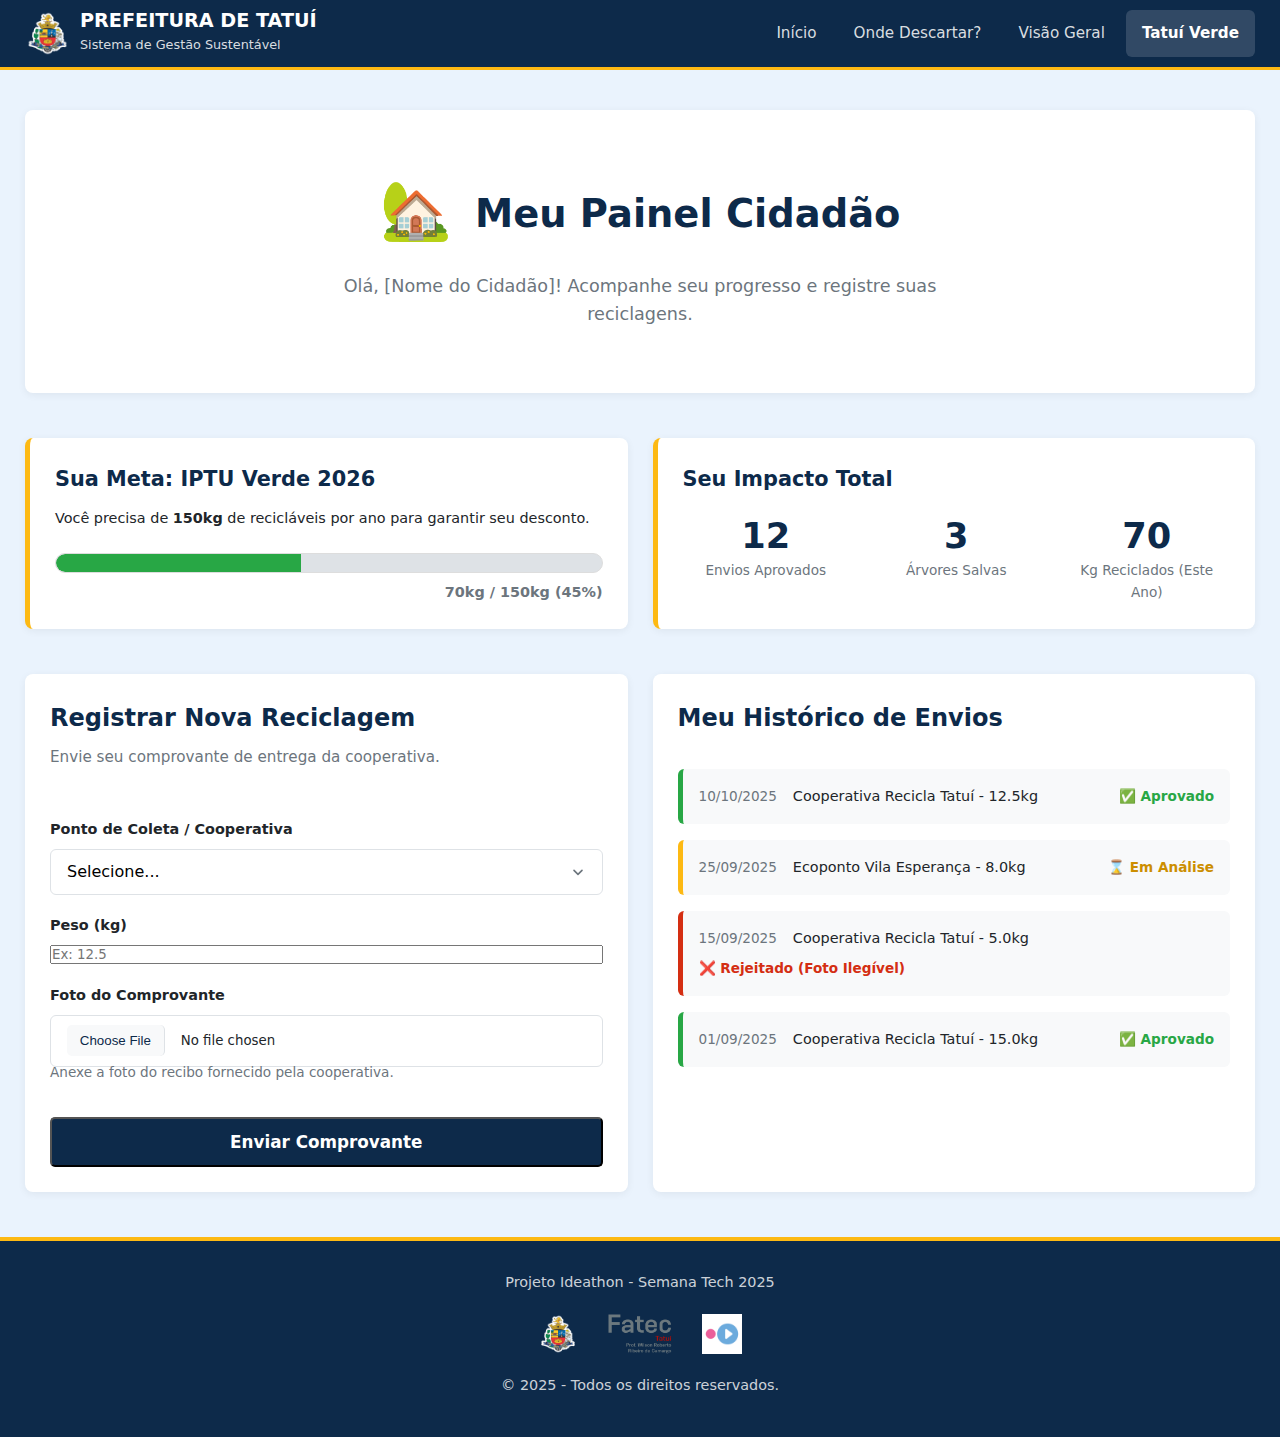
<file: camara-sustentavel/dashboard-pf.html>
<!DOCTYPE html>
<html lang="pt-br">

<head>
    <meta charset="UTF-8">
    <meta name="viewport" content="width=device-width, initial-scale=1.0">
    <title>Meu Painel - Tatuí Verde</title>
    <link rel="icon" href="assets/brasao-tatui.webp" type="image/webp">
    <link rel="stylesheet" href="css/style.css">
</head>

<body>

    <header class="header-app">
        <a href="../index.html" class="logo-link">
            <img src="assets/brasao-tatui.webp" alt="Brasão de Tatuí" class="header-logo-img">
            <div class="logo-text">
                <strong>Prefeitura de Tatuí</strong>
                <span>Sistema de Gestão Sustentável</span>
            </div>
        </a>
        <button class="menu-toggle" aria-label="Abrir menu">
            <span class="hamburger-icon"></span>
        </button>
        <ul class="nav-app">
            <li><button class="menu-close" aria-label="Fechar menu">&times;</button></li>
            <li><a href="../index.html"><span class="nav-icon">🏠</span> Início</a></li>
            <li><a href="mapa.html"><span class="nav-icon">📌</span> Onde Descartar?</a></li>
            <li><a href="dashboard.html"><span class="nav-icon">📊</span> Visão Geral</a></li>
            <li><a href="tatui-verde.html" class="active"><span class="nav-icon">🌳</span> Tatuí Verde</a></li>
        </ul>
    </header>

    <main class="container">

        <section class="hero-banner section-spacing">
             <h1><span class="login-icon">🏡</span> Meu Painel Cidadão</h1>
             <p>Olá, [Nome do Cidadão]! Acompanhe seu progresso e registre suas reciclagens.</p>
        </section>

        <section class="cards-informativos section-spacing">
            <div class="card card-meta">
                <h3>Sua Meta: IPTU Verde 2026</h3>
                <p>Você precisa de <strong>150kg</strong> de recicláveis por ano para garantir seu desconto.</p>
                <div class="progress-bar-container">
                    <div class="progress-bar" style="width: 45%;"></div>
                </div>
                <span class="progress-label">70kg / 150kg (45%)</span>
            </div>
            <div class="card card-stats">
                <h3>Seu Impacto Total</h3>
                <div class="stat-grid">
                    <div class="stat-item">
                        <span class="stat-value">12</span>
                        <span class="stat-label">Envios Aprovados</span>
                    </div>
                    <div class="stat-item">
                        <span class="stat-value">3</span>
                        <span class="stat-label">Árvores Salvas</span>
                    </div>
                     <div class="stat-item">
                        <span class="stat-value">70</span>
                        <span class="stat-label">Kg Reciclados (Este Ano)</span>
                    </div>
                </div>
            </div>
        </section>

        <div class="secoes-lado-a-lado section-spacing">

            <div class="card dashboard-section">
                <h2>Registrar Nova Reciclagem</h2>
                <p class="form-subtitle">Envie seu comprovante de entrega da cooperativa.</p>

                <form id="registro-reciclagem" class="form-content active" style="gap: 1.2rem; margin-top: 1.5rem;">
                    <div class="input-group">
                        <label for="ponto-coleta">Ponto de Coleta / Cooperativa</label>
                        <select id="ponto-coleta" name="ponto-coleta" required>
                            <option value="">Selecione...</option>
                            <option value="coop1">Cooperativa Recicla Tatuí</option>
                            <option value="coop2">Associação de Catadores XYZ</option>
                            <option value="ecoponto1">Ecoponto Vila Esperança</option>
                        </select>
                    </div>
                    <div class="input-group">
                        <label for="peso-reciclagem">Peso (kg)</label>
                        <input type="number" step="0.1" id="peso-reciclagem" name="peso-reciclagem" placeholder="Ex: 12.5" required>
                    </div>
                    <div class="input-group">
                        <label for="comprovante-foto">Foto do Comprovante</label>
                        <input type="file" id="comprovante-foto" name="comprovante-foto" accept="image/*" required>
                        <span class="input-helper">Anexe a foto do recibo fornecido pela cooperativa.</span>
                    </div>
                    <button type="submit" class="btn-card btn-full" style="margin-top: 1rem;">Enviar Comprovante</button>
                </form>
            </div>

            <div class="card dashboard-section">
                <h2>Meu Histórico de Envios</h2>
                <ul class="history-list">
                    <li class="history-item status-approved">
                        <span class="history-date">10/10/2025</span>
                        <span class="history-desc">Cooperativa Recicla Tatuí - 12.5kg</span>
                        <span class="history-status">✅ Aprovado</span>
                    </li>
                    <li class="history-item status-pending">
                        <span class="history-date">25/09/2025</span>
                        <span class="history-desc">Ecoponto Vila Esperança - 8.0kg</span>
                        <span class="history-status">⌛ Em Análise</span>
                    </li>
                    <li class="history-item status-rejected">
                        <span class="history-date">15/09/2025</span>
                        <span class="history-desc">Cooperativa Recicla Tatuí - 5.0kg</span>
                        <span class="history-status">❌ Rejeitado (Foto Ilegível)</span>
                    </li>
                     <li class="history-item status-approved">
                        <span class="history-date">01/09/2025</span>
                        <span class="history-desc">Cooperativa Recicla Tatuí - 15.0kg</span>
                        <span class="history-status">✅ Aprovado</span>
                    </li>
                </ul>
            </div>
        </div>

    </main>

    <footer class="main-footer">
        <p>Projeto Ideathon - Semana Tech 2025</p>
        <div class="footer-logos">
            <img src="assets/brasao-tatui.webp" alt="Brasão de Tatuí">
            <img src="assets/logo-fatec.png" alt="Logo Fatec Tatuí">
            <img src="assets/logo-point-media.jpg" alt="Logo Point Media">
        </div>
        <p>&copy; 2025 - Todos os direitos reservados.</p>
    </footer>

    <script src="js/global.js"></script>

</body>
</html>
</file>
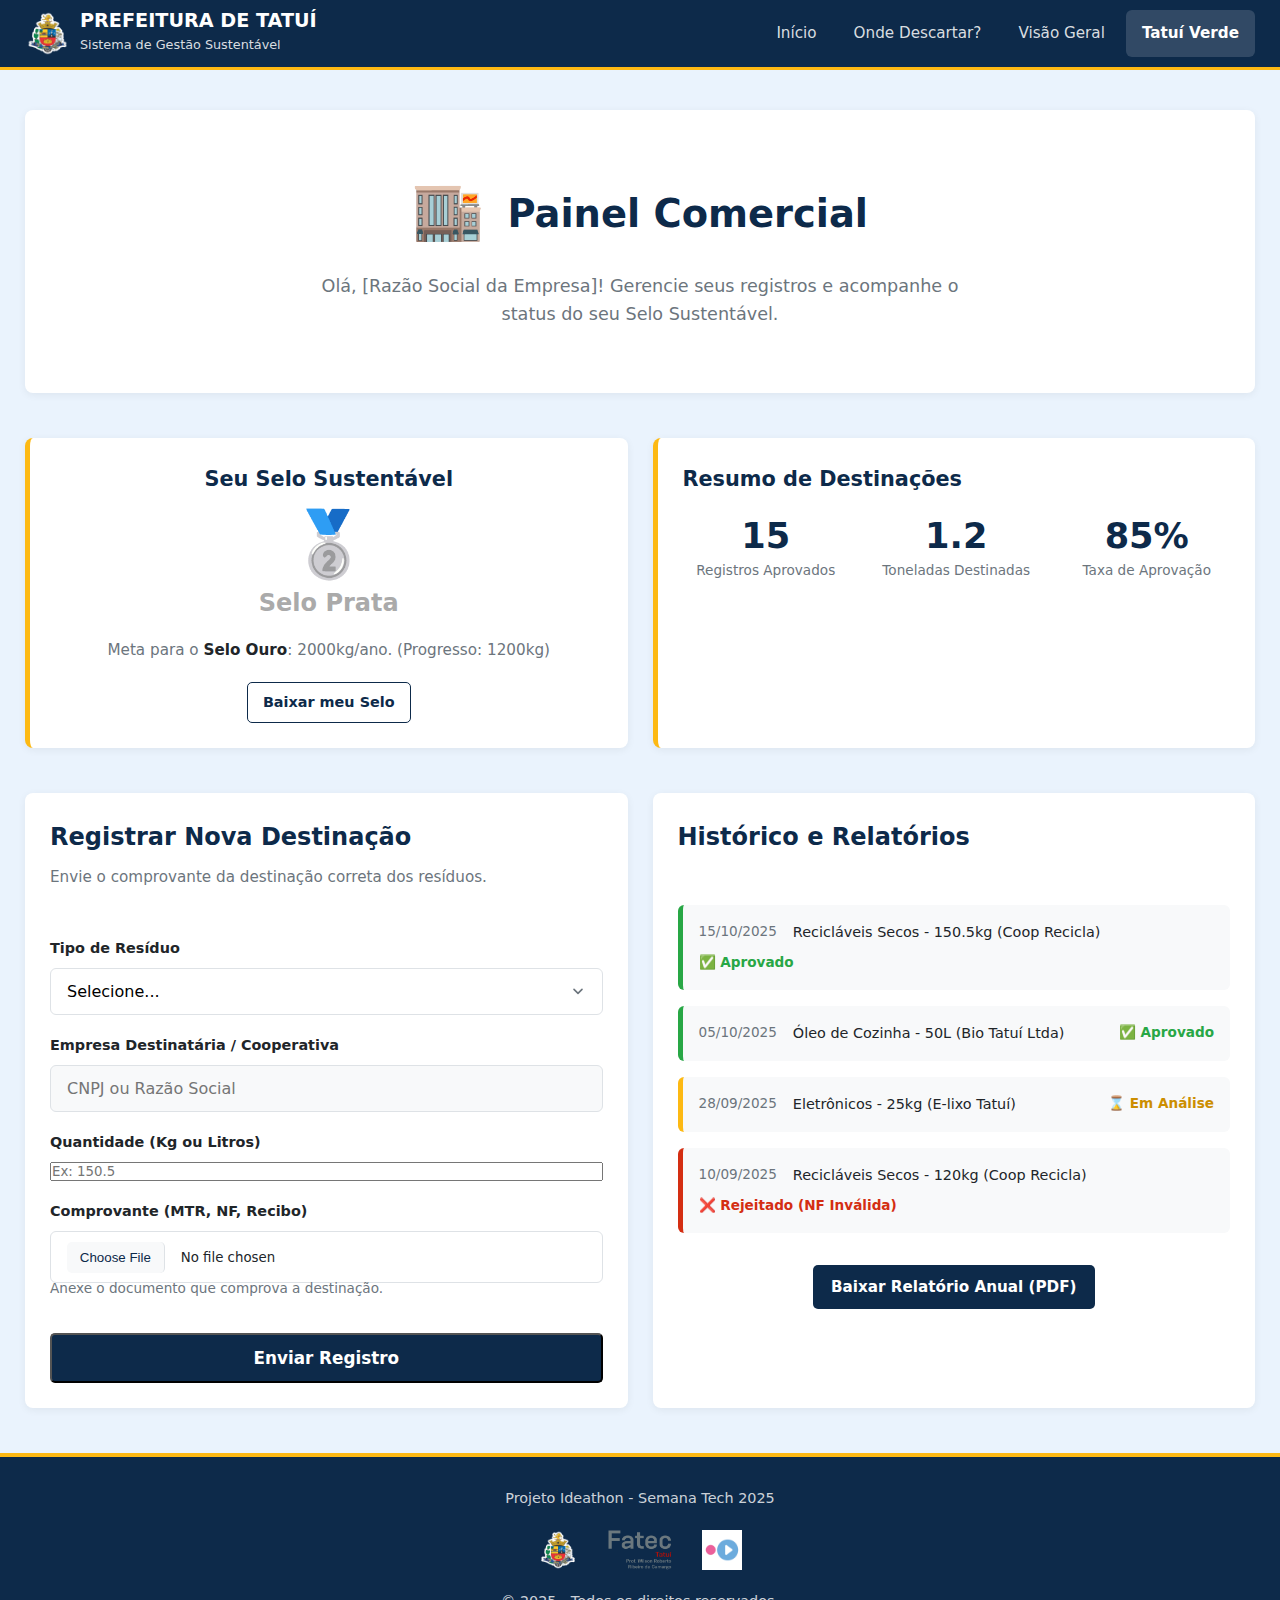
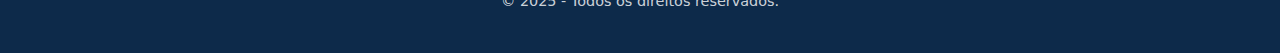
<file: camara-sustentavel/dashboard-pj.html>
<!DOCTYPE html>
<html lang="pt-br">

<head>
    <meta charset="UTF-8">
    <meta name="viewport" content="width=device-width, initial-scale=1.0">
    <title>Painel Comercial - Tatuí Verde</title>
    <link rel="icon" href="assets/brasao-tatui.webp" type="image/webp">
    <link rel="stylesheet" href="css/style.css">
</head>

<body>

    <header class="header-app">
        <a href="../index.html" class="logo-link">
            <img src="assets/brasao-tatui.webp" alt="Brasão de Tatuí" class="header-logo-img">
            <div class="logo-text">
                <strong>Prefeitura de Tatuí</strong>
                <span>Sistema de Gestão Sustentável</span>
            </div>
        </a>
        <button class="menu-toggle" aria-label="Abrir menu">
            <span class="hamburger-icon"></span>
        </button>
        <ul class="nav-app">
            <li><button class="menu-close" aria-label="Fechar menu">&times;</button></li>
            <li><a href="../index.html"><span class="nav-icon">🏠</span> Início</a></li>
            <li><a href="mapa.html"><span class="nav-icon">📌</span> Onde Descartar?</a></li>
            <li><a href="dashboard.html"><span class="nav-icon">📊</span> Visão Geral</a></li>
            <li><a href="tatui-verde.html" class="active"><span class="nav-icon">🌳</span> Tatuí Verde</a></li>
            </ul>
    </header>

    <main class="container">

        <section class="hero-banner section-spacing">
             <h1><span class="login-icon">🏬</span> Painel Comercial</h1>
             <p>Olá, [Razão Social da Empresa]! Gerencie seus registros e acompanhe o status do seu Selo Sustentável.</p>
        </section>

        <section class="cards-informativos section-spacing">

            <div class="card card-selo">
                <h3>Seu Selo Sustentável</h3>
                <div class="selo-display selo-prata">
                     <span class="selo-icon">🥈</span>
                     <span class="selo-text">Selo Prata</span>
                </div>
                <p class="selo-goal">Meta para o <strong>Selo Ouro</strong>: 2000kg/ano. (Progresso: 1200kg)</p>
                <a href="#relatorios" class="btn-card-secondary">Baixar meu Selo</a>
            </div>

            <div class="card card-stats-pj">
                <h3>Resumo de Destinações</h3>
                <div class="stat-grid">
                    <div class="stat-item">
                        <span class="stat-value">15</span>
                        <span class="stat-label">Registros Aprovados</span>
                    </div>
                     <div class="stat-item">
                        <span class="stat-value">1.2</span>
                        <span class="stat-label">Toneladas Destinadas</span>
                    </div>
                     <div class="stat-item">
                        <span class="stat-value">85%</span>
                        <span class="stat-label">Taxa de Aprovação</span>
                    </div>
                </div>
            </div>
        </section>

        <div class="secoes-lado-a-lado section-spacing">

            <div class="card dashboard-section">
                <h2>Registrar Nova Destinação</h2>
                <p class="form-subtitle">Envie o comprovante da destinação correta dos resíduos.</p>

                <form id="registro-destinacao" class="form-content active" style="gap: 1.2rem; margin-top: 1.5rem;">
                    <div class="input-group">
                        <label for="tipo-residuo">Tipo de Resíduo</label>
                        <select id="tipo-residuo" name="tipo-residuo" required>
                            <option value="">Selecione...</option>
                            <option value="secos">Recicláveis Secos (Papel, Plástico, Metal)</option>
                            <option value="oleo">Óleo de Cozinha Usado</option>
                            <option value="organicos">Orgânicos (Compostagem)</option>
                             <option value="eletronicos">Eletrônicos</option>
                            <option value="outros">Outros (Descrever)</option>
                        </select>
                    </div>
                     <div class="input-group">
                        <label for="empresa-destinataria">Empresa Destinatária / Cooperativa</label>
                        <input type="text" id="empresa-destinataria" name="empresa-destinataria" placeholder="CNPJ ou Razão Social" required>
                    </div>
                    <div class="input-group">
                        <label for="quantidade">Quantidade (Kg ou Litros)</label>
                        <input type="number" step="0.1" id="quantidade" name="quantidade" placeholder="Ex: 150.5" required>
                    </div>
                    <div class="input-group">
                        <label for="comprovante-doc">Comprovante (MTR, NF, Recibo)</label>
                        <input type="file" id="comprovante-doc" name="comprovante-doc" accept=".pdf, image/*" required>
                        <span class="input-helper">Anexe o documento que comprova a destinação.</span>
                    </div>
                    <button type="submit" class="btn-card btn-full" style="margin-top: 1rem;">Enviar Registro</button>
                </form>
            </div>

            <div class="card dashboard-section" id="relatorios">
                <h2>Histórico e Relatórios</h2>
                <ul class="history-list">
                    <li class="history-item status-approved">
                        <span class="history-date">15/10/2025</span>
                        <span class="history-desc">Recicláveis Secos - 150.5kg (Coop Recicla)</span>
                        <span class="history-status">✅ Aprovado</span>
                    </li>
                    <li class="history-item status-approved">
                        <span class="history-date">05/10/2025</span>
                        <span class="history-desc">Óleo de Cozinha - 50L (Bio Tatuí Ltda)</span>
                        <span class="history-status">✅ Aprovado</span>
                    </li>
                     <li class="history-item status-pending">
                        <span class="history-date">28/09/2025</span>
                        <span class="history-desc">Eletrônicos - 25kg (E-lixo Tatuí)</span>
                        <span class="history-status">⌛ Em Análise</span>
                    </li>
                     <li class="history-item status-rejected">
                        <span class="history-date">10/09/2025</span>
                        <span class="history-desc">Recicláveis Secos - 120kg (Coop Recicla)</span>
                        <span class="history-status">❌ Rejeitado (NF Inválida)</span>
                    </li>
                    </ul>
                 <div style="margin-top: 2rem; text-align: center;">
                    <a href="#" class="btn-card">Baixar Relatório Anual (PDF)</a>
                 </div>
            </div>
        </div>

    </main>

    <footer class="main-footer">
        <p>Projeto Ideathon - Semana Tech 2025</p>
        <div class="footer-logos">
            <img src="assets/brasao-tatui.webp" alt="Brasão de Tatuí">
            <img src="assets/logo-fatec.png" alt="Logo Fatec Tatuí">
            <img src="assets/logo-point-media.jpg" alt="Logo Point Media">
        </div>
        <p>&copy; 2025 - Todos os direitos reservados.</p>
    </footer>

    <script src="js/global.js"></script>

</body>
</html>
</file>
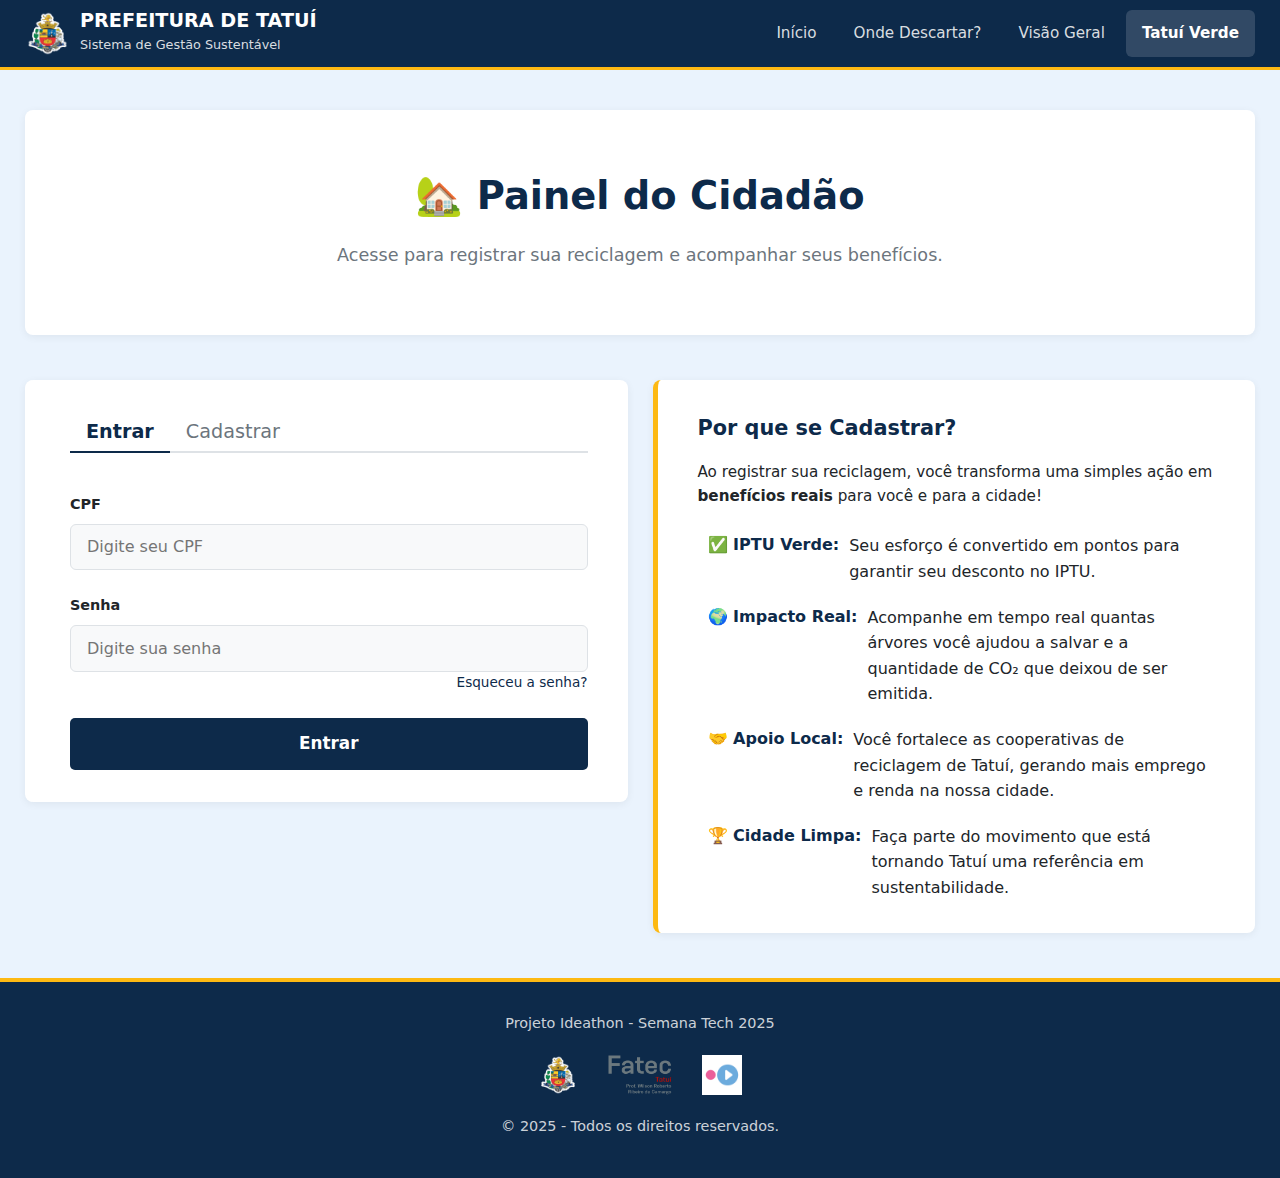
<file: camara-sustentavel/login-pf.html>
<!DOCTYPE html>
<html lang="pt-br">

<head>
    <meta charset="UTF-8">
    <meta name="viewport" content="width=device-width, initial-scale=1.0">
    <title>Painel Cidadão - Tatuí Verde</title>
    <link rel="icon" href="assets/brasao-tatui.webp" type="image/webp">
    <link rel="stylesheet" href="css/style.css">
</head>

<body>

    <header class="header-app">
        <a href="../index.html" class="logo-link">
            <img src="assets/brasao-tatui.webp" alt="Brasão de Tatuí" class="header-logo-img">
            <div class="logo-text">
                <strong>Prefeitura de Tatuí</strong>
                <span>Sistema de Gestão Sustentável</span>
            </div>
        </a>
        <button class="menu-toggle" aria-label="Abrir menu">
            <span class="hamburger-icon"></span>
        </button>
        <ul class="nav-app">
            <li><button class="menu-close" aria-label="Fechar menu">&times;</button></li>
            <li><a href="../index.html"><span class="nav-icon">🏠</span> Início</a></li>
            <li><a href="mapa.html"><span class="nav-icon">📌</span> Onde Descartar?</a></li>
            <li><a href="dashboard.html"><span class="nav-icon">📊</span> Visão Geral</a></li>
            <li><a href="tatui-verde.html" class="active"><span class="nav-icon">🌳</span> Tatuí Verde</a></li>
        </ul>
    </header>

    <main class="container">
        
        <section class="hero-banner section-spacing">
            <h1>🏡 Painel do Cidadão</h1>
            <p>Acesse para registrar sua reciclagem e acompanhar seus benefícios.</p>
        </section>

        <section class="cards-informativos login-layout-grid section-spacing">
            
            <div class="card form-container">
                
                <div class="form-tabs">
                    <button class="tab-link active" data-tab="login">Entrar</button>
                    <button class="tab-link" data-tab="cadastro">Cadastrar</button>
                </div>

                <form id="login" class="form-content active">
                    <div class="input-group">
                        <label for="cpf-login">CPF</label>
                        <input type="text" id="cpf-login" name="cpf-login" placeholder="Digite seu CPF" required>
                    </div>
                    <div class="input-group">
                        <label for="senha-login">Senha</label>
                        <input type="password" id="senha-login" name="senha-login" placeholder="Digite sua senha" required>
                        <a href="#" class="forgot-password">Esqueceu a senha?</a>
                    </div>
                    <a href="dashboard-pf.html" class="btn-card btn-full">Entrar</a>
                </form>

                <form id="cadastro" class="form-content">
                    <div class="input-group">
                        <label for="nome-cadastro">Nome Completo</label>
                        <input type="text" id="nome-cadastro" name="nome-cadastro" placeholder="Seu nome completo" required>
                    </div>
                    <div class="input-group">
                        <label for="cpf-cadastro">CPF</label>
                        <input type="text" id="cpf-cadastro" name="cpf-cadastro" placeholder="Seu CPF" required>
                    </div>
                    <div class="input-group">
                        <label for="email-cadastro">E-mail</label>
                        <input type="email" id="email-cadastro" name="email-cadastro" placeholder="seu.email@exemplo.com" required>
                    </div>
                    <div class="input-group">
                        <label for="iptu-cadastro">Matrícula do IPTU</label>
                        <input type="text" id="iptu-cadastro" name="iptu-cadastro" placeholder="Nº da Inscrição Cadastral do Imóvel" required>
                        <span class="input-helper">
                            Informe a matrícula do imóvel que receberá o benefício do IPTU Verde.
                        </span>
                    </div>
                    <div class="input-group">
                        <label for="senha-cadastro">Crie uma Senha</label>
                        <input type="password" id="senha-cadastro" name="senha-cadastro" placeholder="Mínimo 6 caracteres" required>
                    </div>
                    <button type="submit" class="btn-card btn-full">Criar Conta</button>
                </form>

            </div>

            <div class="card info-container">
                <h3>Por que se Cadastrar?</h3>
                <p>Ao registrar sua reciclagem, você transforma uma simples ação em <strong>benefícios reais</strong> para você e para a cidade!</p>
                <ul>
                    <li>
                        <strong>✅ IPTU Verde:</strong> Seu esforço é convertido em pontos para garantir seu desconto no IPTU.
                    </li>
                    <li>
                        <strong>🌍 Impacto Real:</strong> Acompanhe em tempo real quantas árvores você ajudou a salvar e a quantidade de CO₂ que deixou de ser emitida.
                    </li>
                    <li>
                        <strong>🤝 Apoio Local:</strong> Você fortalece as cooperativas de reciclagem de Tatuí, gerando mais emprego e renda na nossa cidade.
                    </li>
                    <li>
                        <strong>🏆 Cidade Limpa:</strong> Faça parte do movimento que está tornando Tatuí uma referência em sustentabilidade.
                    </li>
                </ul>
            </div>

        </section>

    </main>

    <footer class="main-footer">
        <p>Projeto Ideathon - Semana Tech 2025</p>
        <div class="footer-logos">
            <img src="assets/brasao-tatui.webp" alt="Brasão de Tatuí">
            <img src="assets/logo-fatec.png" alt="Logo Fatec Tatuí">
            <img src="assets/logo-point-media.jpg" alt="Logo Point Media">
        </div>
        <p>&copy; 2025 - Todos os direitos reservados.</p>
    </footer>

    <script src="js/global.js"></script>

</body>
</html>
</file>
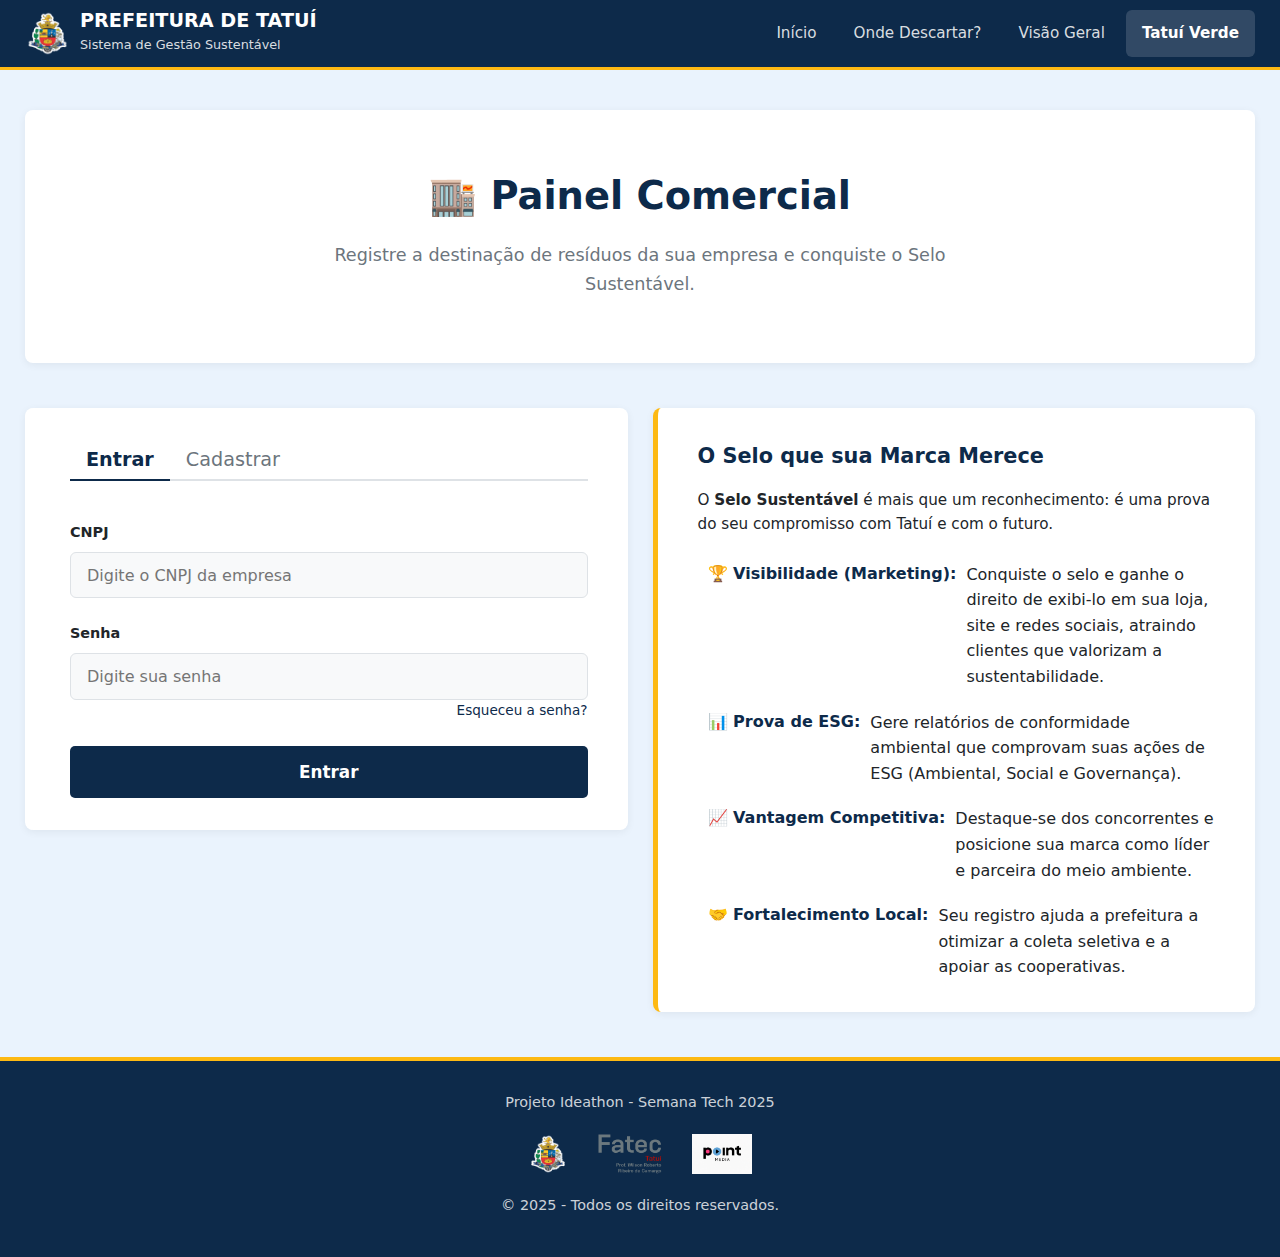
<file: camara-sustentavel/login-pj.html>
<!DOCTYPE html>
<html lang="pt-br">

<head>
    <meta charset="UTF-8">
    <meta name="viewport" content="width=device-width, initial-scale=1.0">
    <title>Painel Comercial - Tatuí Verde</title>
    <link rel="icon" href="assets/brasao-tatui.webp" type="image/webp">
    <link rel="stylesheet" href="css/style.css">
</head>

<body>

    <header class="header-app">
        <a href="../index.html" class="logo-link">
            <img src="assets/brasao-tatui.webp" alt="Brasão de Tatuí" class="header-logo-img">
            <div class="logo-text">
                <strong>Prefeitura de Tatuí</strong>
                <span>Sistema de Gestão Sustentável</span>
            </div>
        </a>
        <button class="menu-toggle" aria-label="Abrir menu">
            <span class="hamburger-icon"></span>
        </button>
        <ul class="nav-app">
            <li><button class="menu-close" aria-label="Fechar menu">&times;</button></li>
            <li><a href="../index.html"><span class="nav-icon">🏠</span> Início</a></li>
            <li><a href="mapa.html"><span class="nav-icon">📌</span> Onde Descartar?</a></li>
            <li><a href="dashboard.html"><span class="nav-icon">📊</span> Visão Geral</a></li>
            <li><a href="tatui-verde.html" class="active"><span class="nav-icon">🌳</span> Tatuí Verde</a></li>
        </ul>
    </header>

    <main class="container">
        
        <section class="hero-banner section-spacing">
            <h1>🏬 Painel Comercial</h1>
            <p>Registre a destinação de resíduos da sua empresa e conquiste o Selo Sustentável.</p>
        </section>

        <section class="cards-informativos login-layout-grid section-spacing">
            
            <div class="card form-container">
                
                <div class="form-tabs">
                    <button class="tab-link active" data-tab="login">Entrar</button>
                    <button class="tab-link" data-tab="cadastro">Cadastrar</button>
                </div>

                <form id="login" class="form-content active">
                    <div class="input-group">
                        <label for="cnpj-login">CNPJ</label>
                        <input type="text" id="cnpj-login" name="cnpj-login" placeholder="Digite o CNPJ da empresa" required>
                    </div>
                    <div class="input-group">
                        <label for="senha-login">Senha</label>
                        <input type="password" id="senha-login" name="senha-login" placeholder="Digite sua senha" required>
                        <a href="#" class="forgot-password">Esqueceu a senha?</a>
                    </div>
                    <a href="dashboard-pj.html" class="btn-card btn-full">Entrar</a>
                </form>

                <form id="cadastro" class="form-content">
                    <div class="input-group">
                        <label for="razao-social-cadastro">Razão Social</label>
                        <input type="text" id="razao-social-cadastro" name="razao-social-cadastro" placeholder="Nome oficial da empresa" required>
                    </div>
                    <div class="input-group">
                        <label for="cnpj-cadastro">CNPJ</label>
                        <input type="text" id="cnpj-cadastro" name="cnpj-cadastro" placeholder="Nº do CNPJ" required>
                    </div>
                    <div class="input-group">
                        <label for="email-cadastro">E-mail Comercial</label>
                        <input type="email" id="email-cadastro" name="email-cadastro" placeholder="contato@suaempresa.com" required>
                    </div>
                    <div class="input-group">
                        <label for="senha-cadastro">Crie uma Senha</label>
                        <input type="password" id="senha-cadastro" name="senha-cadastro" placeholder="Mínimo 6 caracteres" required>
                    </div>
                    <div class="input-group input-helper">
                        <span class="input-helper">
                            Ao se cadastrar, sua empresa fica apta a registrar destinações 
                            para concorrer ao Selo Sustentável.
                        </span>
                    </div>
                    <button type="submit" class="btn-card btn-full">Criar Conta</button>
                </form>

            </div>

            <div class="card info-container">
                <h3>O Selo que sua Marca Merece</h3>
                <p>O <strong>Selo Sustentável</strong> é mais que um reconhecimento: é uma prova do seu compromisso com Tatuí e com o futuro.</p>
                <ul>
                    <li>
                        <strong>🏆 Visibilidade (Marketing):</strong> Conquiste o selo e ganhe o direito de exibi-lo em sua loja, site e redes sociais, atraindo clientes que valorizam a sustentabilidade.
                    </li>
                    <li>
                        <strong>📊 Prova de ESG:</strong> Gere relatórios de conformidade ambiental que comprovam suas ações de ESG (Ambiental, Social e Governança).
                    </li>
                    <li>
                        <strong>📈 Vantagem Competitiva:</strong> Destaque-se dos concorrentes e posicione sua marca como líder e parceira do meio ambiente.
                    </li>
                    <li>
                        <strong>🤝 Fortalecimento Local:</strong> Seu registro ajuda a prefeitura a otimizar a coleta seletiva e a apoiar as cooperativas.
                    </li>
                </ul>
            </div>

        </section>

    </main>

    <footer class="main-footer">
        <p>Projeto Ideathon - Semana Tech 2025</p>
        <div class="footer-logos">
            <img src="assets/brasao-tatui.webp" alt="Brasão de Tatuí">
            <img src="assets/logo-fatec.png" alt="Logo Fatec Tatuí">
            <img src="assets/logo-point-media.png" alt="Logo Point Media">
        </div>
        <p>&copy; 2025 - Todos os direitos reservados.</p>
    </footer>

    <script src="js/global.js"></script>
</body>
</html>
</file>
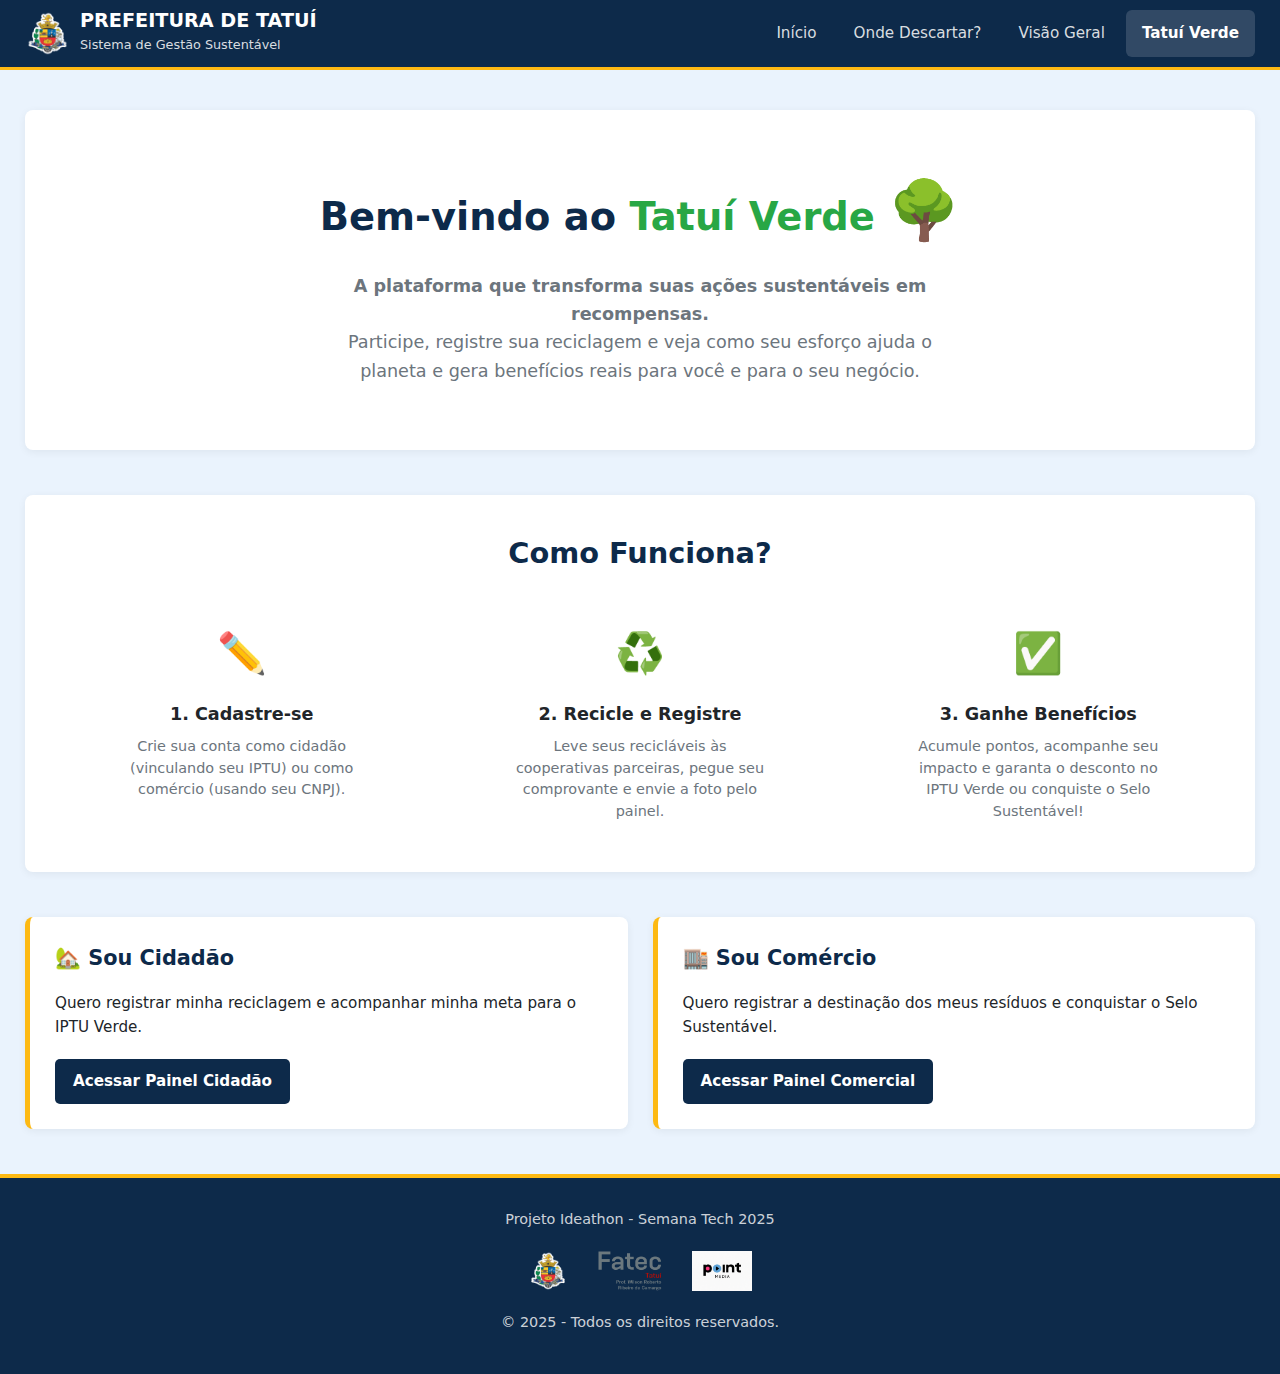
<file: camara-sustentavel/tatui-verde.html>
<!DOCTYPE html>
<html lang="pt-br">

<head>
    <meta charset="UTF-8">
    <meta name="viewport" content="width=device-width, initial-scale=1.0">
    <title>Tatuí Verde - Tatuí Sustentável</title>
    <link rel="icon" href="assets/brasao-tatui.webp" type="image/webp">
    <link rel="stylesheet" href="css/style.css">
</head>

<body>

    <header class="header-app">
        <a href="../index.html" class="logo-link">
            <img src="assets/brasao-tatui.webp" alt="Brasão de Tatuí" class="header-logo-img">
            <div class="logo-text">
                <strong>Prefeitura de Tatuí</strong>
                <span>Sistema de Gestão Sustentável</span>
            </div>
        </a>
        <button class="menu-toggle" aria-label="Abrir menu">
            <span class="hamburger-icon"></span>
        </button>
        <ul class="nav-app">
            <li><button class="menu-close" aria-label="Fechar menu">&times;</button></li>
            <li><a href="../index.html"><span class="nav-icon">🏠</span> Início</a></li>
            <li><a href="mapa.html"><span class="nav-icon">📌</span> Onde Descartar?</a></li>
            <li><a href="dashboard.html"><span class="nav-icon">📊</span> Visão Geral</a></li>
            <li><a href="tatui-verde.html" class="active"><span class="nav-icon">🌳</span> Tatuí Verde</a></li>
        </ul>
    </header>

    <main class="container">

        <section class="hero-banner section-spacing">
            <h1>Bem-vindo ao <span class="text-tatui-verde">Tatuí Verde</span> <span class="emoji-arvore">🌳</span></h1>
            <p><b>A plataforma que transforma suas ações sustentáveis em recompensas.</b><br>
                Participe, registre sua reciclagem e veja como seu esforço ajuda
                o planeta e gera benefícios reais para você e para o seu negócio.
            </p>
        </section>

        <section class="how-it-works-section section-spacing">
            <h2>Como Funciona?</h2>
            <div class="steps-container">
                <div class="step-card">
                    <div class="step-icon">✏️</div>
                    <h3>1. Cadastre-se</h3>
                    <p>Crie sua conta como cidadão (vinculando seu IPTU) ou como comércio (usando seu CNPJ).</p>
                </div>
                <div class="step-card">
                    <div class="step-icon">♻️</div>
                    <h3>2. Recicle e Registre</h3>
                    <p>Leve seus recicláveis às cooperativas parceiras, pegue seu comprovante e envie a foto pelo painel.</p>
                </div>
                <div class="step-card">
                    <div class="step-icon">✅</div>
                    <h3>3. Ganhe Benefícios</h3>
                    <p>Acumule pontos, acompanhe seu impacto e garanta o desconto no IPTU Verde ou conquiste o Selo Sustentável!</p>
                </div>
            </div>
        </section>
        <section class="cards-informativos section-spacing">
            <div class="card">
                <h3>🏡 Sou Cidadão</h3>
                <p>Quero registrar minha reciclagem e acompanhar minha meta para o IPTU Verde.</p>
                <a href="login-pf.html" class="btn-card">Acessar Painel Cidadão</a>
            </div>
            <div class="card">
                <h3>🏬 Sou Comércio</h3>
                <p>Quero registrar a destinação dos meus resíduos e conquistar o Selo Sustentável.</p>
                <a href="login-pj.html" class="btn-card">Acessar Painel Comercial</a>
            </div>
        </section>

    </main>

    <footer class="main-footer">
        <p>Projeto Ideathon - Semana Tech 2025</p>
        <div class="footer-logos">
            <img src="assets/brasao-tatui.webp" alt="Brasão de Tatuí">
            <img src="assets/logo-fatec.png" alt="Logo Fatec Tatuí">
            <img src="assets/logo-point-media.png" alt="Logo Point Media">
        </div>
        <p>&copy; 2025 - Todos os direitos reservados.</p>
    </footer>

    <script src="js/global.js"></script>

</body>
</html>
</file>
<file: camara-sustentavel/css/style.css>
/* --- 1. Reset Básico e Fontes --- */
* {
    margin: 0;
    padding: 0;
    box-sizing: border-box;
    font-family: 'Segoe UI', system-ui, -apple-system, BlinkMacSystemFont, 'Roboto', 'Helvetica Neue', sans-serif;
}

/* --- 2. Paleta de Cores --- */
:root {
    --cor-primaria-azul: #0D2A4A;
    --cor-secundaria-dourado: #FDB913;
    --cor-terciaria-vermelho: #D42E12;
    --cor-verde-sustentavel: #28a745;
    --cor-fundo: #eaf3fd;
    --cor-fundo-secao: #FFFFFF;
    --cor-fundo-card-interno: #f8f9fa;
    --cor-texto-escuro: #212529;
    --cor-texto-claro: #FFFFFF;
    --cor-texto-secundario: #6c757d;
    --cor-texto-header-claro: rgba(255, 255, 255, 0.85);
    --cor-texto-header-ativo: #FFFFFF;
    --cor-borda: #dee2e6;
    --cor-icone-wrapper: #eef3f5;
    --cor-menu-mobile-hover: rgba(0, 0, 0, 0.03);
    --cor-menu-mobile-active-bg: #0D2A4A;
    --header-height: 70px;
}

body {
    background-color: var(--cor-fundo);
    color: var(--cor-texto-escuro);
    line-height: 1.6;
}

/* --- 3. Header Padrão --- */
.header-app {
    width: 100%;
    background-color: var(--cor-primaria-azul);
    padding: 10px 25px;
    display: flex;
    justify-content: space-between;
    align-items: center;
    border-bottom: 3px solid var(--cor-secundaria-dourado);
    position: sticky;
    top: 0;
    z-index: 1001;
    min-height: var(--header-height);
}
.header-app .logo-link { display: flex; align-items: center; text-decoration: none; }
.header-app .header-logo-img { height: 45px; margin-right: 10px;}
.header-app .logo-text strong { color: var(--cor-texto-header-ativo); font-size: 1.2rem; font-weight: 600; line-height: 1.1; text-transform: uppercase; display: block; }
.header-app .logo-text span { color: var(--cor-texto-header-claro); font-size: 0.8rem; }

.header-app .nav-app {
    list-style: none;
    display: flex;
    align-items: center;
    margin: 0;
    padding: 0;
    gap: 5px;
}
.header-app .nav-app li { margin: 0; }
.header-app .nav-app a {
    display: inline-block;
    text-decoration: none;
    color: var(--cor-texto-header-claro);
    font-weight: 500;
    font-size: 0.95rem;
    padding: 10px 15px;
    border-radius: 6px;
    transition: background-color 0.2s ease, color 0.2s ease;
    border: 1px solid transparent;
    white-space: nowrap;
}
.header-app .nav-app a:hover {
    background-color: rgba(255, 255, 255, 0.1);
    color: var(--cor-texto-header-ativo);
}
.header-app .nav-app a.active {
    background-color: rgba(255, 255, 255, 0.15);
    color: var(--cor-texto-header-ativo);
    font-weight: 600;
}
.nav-icon {
    margin-right: 8px;
    display: none;
    vertical-align: middle;
    font-size: 1.2em;
}

.menu-close {
     display: none;
     position: absolute;
     top: 10px;
     right: 15px;
     background: none;
     border: none;
     font-size: 2.2rem;
     font-weight: bold;
     color: var(--cor-texto-secundario);
     cursor: pointer;
     line-height: 1;
     padding: 5px;
}
.menu-close:hover {
    color: var(--cor-texto-escuro);
}

.menu-toggle {
    display: none;
    background: none;
    border: none;
    padding: 5px;
    cursor: pointer;
    margin-left: auto;
}
.hamburger-icon {
    display: block;
    width: 28px;
    height: 3px;
    background-color: var(--cor-texto-header-ativo);
    position: relative;
    border-radius: 3px;
    transition: background-color 0.2s ease-out;
}
.hamburger-icon::before,
.hamburger-icon::after {
    content: '';
    display: block;
    width: 100%;
    height: 100%;
    background-color: var(--cor-texto-header-ativo);
    position: absolute;
    left: 0;
    border-radius: 3px;
    transition: transform 0.2s ease-out;
}
.hamburger-icon::before { top: -8px; }
.hamburger-icon::after { bottom: -8px; }

.header-status { display: none; }

/* --- 4. Conteúdo Geral --- */
.container {
    max-width: 1300px;
    margin: 40px auto;
    padding: 0 25px;
}

.section-spacing {
    margin-bottom: 45px;
}

.card-section {
    padding: 30px 25px;
    border-radius: 8px;
    background: var(--cor-fundo-secao);
    box-shadow: 0 2px 8px rgba(0,0,0,0.06);
}
.card-section-alt {
    padding: 30px 25px;
    border-radius: 8px;
    background: var(--cor-fundo);
}

/* --- 5. Hero Banner --- */
.hero-banner {
    background: var(--cor-fundo-secao);
    padding: 55px 30px 65px 30px;
    text-align: center;
    border-radius: 8px;
    box-shadow: 0 2px 8px rgba(0,0,0,0.06);
}
.hero-banner h1 {
    color: var(--cor-primaria-azul);
    font-size: 2.4rem;
    margin-bottom: 15px;
    font-weight: 700;
}
.hero-banner p {
    font-size: 1.1rem;
    color: var(--cor-texto-secundario);
    max-width: 650px;
    margin-left: auto;
    margin-right: auto;
}

/* --- 6. Layouts de Seção --- */
.secoes-lado-a-lado {
    display: flex;
    gap: 25px;
    align-items: stretch;
}
.secoes-lado-a-lado > section {
    flex: 1 1 0%;
    min-width: 0;
    margin-bottom: 0;
    display: flex;
    flex-direction: column;
    height: 100%;
}
.secoes-lado-a-lado .link-destaque-container {
    margin-top: auto;
    padding-top: 25px;
}

.cards-informativos {
    display: grid;
    grid-template-columns: repeat(auto-fit, minmax(300px, 1fr));
    gap: 25px;
}

/* --- 7. Estilos de Cards Padrão --- */
.card {
    background: var(--cor-fundo-secao);
    padding: 25px;
    width: 100%;
    border-radius: 8px;
    box-shadow: 0 2px 8px rgba(0,0,0,0.06);
    border-left: 5px solid var(--cor-secundaria-dourado);
    display: flex;
    flex-direction: column;
    transition: transform 0.2s ease-out, box-shadow 0.2s ease-out;
}
.card:hover {
    transform: translateY(-5px);
    box-shadow: 0 8px 15px rgba(45, 55, 72, 0.1);
}
.card h3 {
    color: var(--cor-primaria-azul);
    margin-bottom: 15px;
    font-size: 1.3rem;
    font-weight: 600;
}
.card p {
    font-size: 0.95rem;
    margin-bottom: 20px;
    flex-grow: 1;
}
.btn-card {
    display: inline-block;
    background-color: var(--cor-primaria-azul);
    color: var(--cor-texto-claro);
    padding: 10px 18px;
    text-decoration: none;
    border-radius: 5px;
    margin-top: auto;
    font-weight: 600;
    font-size: 0.95rem;
    transition: background-color 0.3s ease;
    align-self: flex-start;
}
.btn-card:hover { background-color: #081a2e; }


/* --- 8. Seção "Por que Cuidar?" (Específico index.html) --- */
.info-sustentabilidade h2 {
    text-align: center;
    color: var(--cor-primaria-azul);
    font-size: 1.8rem;
    margin-bottom: 30px;
    font-weight: 600;
}
.info-grid {
    display: grid;
    grid-template-columns: 1fr;
    gap: 15px;
    margin-bottom: 25px;
    align-content: start;
    flex-grow: 1;
}
.info-card {
    background: var(--cor-fundo-secao);
    padding: 15px;
    border-radius: 8px;
    box-shadow: 0 2px 5px rgba(0,0,0,0.05);
    border: 1px solid var(--cor-borda);
    display: flex;
    align-items: center;
    gap: 15px;
    min-height: 70px;
    transition: transform 0.2s ease-out, box-shadow 0.2s ease-out;
}
.info-card.info-card-destaque {
    border-left: 5px solid var(--cor-secundaria-dourado);
    padding-left: 10px;
}
.info-card:hover {
    transform: translateY(-4px);
    box-shadow: 0 6px 12px rgba(0,0,0,0.08);
}
.info-icon-wrapper {
    flex-shrink: 0;
    width: 40px;
    height: 40px;
    border-radius: 50%;
    display: flex;
    align-items: center;
    justify-content: center;
    background-color: var(--cor-icone-wrapper);
}
.info-icon { font-size: 1.4rem; }
.info-text { flex-grow: 1; }
.info-text h3 {
    font-size: 0.85rem;
    color: var(--cor-texto-secundario);
    text-transform: uppercase;
    margin-bottom: 2px;
    font-weight: 600;
}
.info-text p {
    font-size: 1rem;
    color: var(--cor-texto-escuro);
    font-weight: bold;
    line-height: 1.3;
}

/* --- 9. Seção "Guia Rápido" (Específico index.html) --- */
.guia-sustentabilidade h2 {
    text-align: center;
    color: var(--cor-primaria-azul);
    font-size: 1.8rem;
    margin-bottom: 30px;
    font-weight: 600;
}
.guia-grid {
    display: grid;
    grid-template-columns: 1fr;
    gap: 15px;
    margin-bottom: 25px;
    align-content: start;
    flex-grow: 1;
}
.guia-card {
    background: var(--cor-fundo-secao);
    padding: 15px;
    border-radius: 8px;
    box-shadow: 0 2px 5px rgba(0,0,0,0.05);
    border: 1px solid var(--cor-borda);
    display: flex;
    align-items: center;
    gap: 15px;
    min-height: 70px;
    transition: transform 0.2s ease-out, box-shadow 0.2s ease-out;
}
.guia-card.erre-destaque:hover {
    transform: translateY(-4px);
    box-shadow: 0 6px 12px rgba(0,0,0,0.08);
}
.guia-card.erre-destaque {
    border-left: 5px solid var(--cor-secundaria-dourado);
    padding-left: 10px;
}
.guia-icon-wrapper {
    flex-shrink: 0;
    width: 40px;
    height: 40px;
    border-radius: 50%;
    display: flex;
    align-items: center;
    justify-content: center;
    background-color: var(--cor-icone-wrapper);
}
.guia-icon { font-size: 1.4rem; }
.guia-text { flex-grow: 1; }
.guia-text h3 {
    font-size: 0.85rem;
    color: var(--cor-texto-secundario);
    text-transform: uppercase;
    margin-bottom: 2px;
    font-weight: 600;
}
.guia-text p {
    font-size: 1rem;
    color: var(--cor-texto-escuro);
    font-weight: bold;
    line-height: 1.3;
}
.guia-text h4 {
    font-size: 0.95rem;
    color: var(--cor-primaria-azul);
    margin-bottom: 3px;
    font-weight: 600;
}
.guia-text a {
    font-size: 0.85rem;
    color: var(--cor-primaria-azul);
    font-weight: bold;
    text-decoration: none;
}
.guia-text a:hover { text-decoration: underline; }
.guia-icon-wrapper.erre { background-color: var(--cor-secundaria-dourado); }
.guia-icon-wrapper.erre span { font-size: 1rem; font-weight: bold; color: var(--cor-texto-escuro); }

/* --- 10. Destaque Links (Vídeo/Curso) (Específico index.html) --- */
.link-destaque-container {
    margin-top: auto;
    padding: 20px;
    background-color: var(--cor-fundo-secao);
    border-radius: 8px;
    border-top: 3px solid var(--cor-primaria-azul);
    text-align: center;
    box-shadow: 0 2px 5px rgba(0,0,0,0.05);
    border: 1px solid var(--cor-borda);
    margin-top: 25px;
}
.link-descricao {
    font-size: 0.95rem;
    color: var(--cor-texto-secundario);
    margin-bottom: 15px;
    line-height: 1.5;
}
.link-botao {
    display: inline-block;
    padding: 10px 20px;
    background-color: var(--cor-primaria-azul);
    color: var(--cor-texto-claro);
    font-weight: 600;
    text-decoration: none;
    border-radius: 5px;
    border: 1px solid var(--cor-primaria-azul);
    transition: all 0.3s ease;
    font-size: 0.95rem;
    box-shadow: 0 2px 4px rgba(0,0,0,0.1);
}
.link-botao:hover {
    background-color: #081a2e;
    border-color: #081a2e;
    color: var(--cor-texto-claro);
    transform: translateY(-2px);
    box-shadow: 0 4px 8px rgba(0,0,0,0.15);
}

/* --- 11. Rodapé --- */
.main-footer {
    text-align: center;
    padding: 30px;
    margin-top: 40px;
    background: var(--cor-primaria-azul);
    color: rgba(255, 255, 255, 0.8);
    border-top: 4px solid var(--cor-secundaria-dourado);
}
.main-footer p {
    margin-bottom: 10px;
    font-size: 0.9rem;
}
.footer-logos {
    display: flex;
    justify-content: center;
    align-items: center;
    gap: 30px;
    margin: 20px 0;
}
.footer-logos img {
    max-height: 40px;
    width: auto;
}

/* =================================================================== */
/* ====   12. ESTILOS DO MÓDULO "TATUÍ VERDE" (Login PF/PJ)   ==== */
/* =================================================================== */

.form-container {
    max-width: 600px;
    margin-left: auto;
    margin-right: auto;
    padding: 2rem 2.5rem;
    border-left: 5px solid var(--cor-fundo-secao);
}

.form-tabs {
    display: flex;
    border-bottom: 2px solid var(--cor-borda);
    margin-bottom: 2.5rem;
}

.tab-link {
    background: none;
    border: none;
    cursor: pointer;
    font-size: 1.2rem;
    font-weight: 500;
    padding: 0.5rem 1rem;
    margin-bottom: -2px;
    color: var(--cor-texto-secundario);
    border-bottom: 2px solid transparent;
    transition: color 0.3s, border-color 0.3s;
}
.tab-link:hover { color: var(--cor-texto-escuro); }
.tab-link.active {
    color: var(--cor-primaria-azul);
    border-bottom-color: var(--cor-primaria-azul);
    font-weight: 600;
}

.form-content {
    display: none;
    display: grid;
    gap: 1.5rem;
}
.form-content.active { display: grid; }
.form-content:not(.active) { display: none; }

.input-group {
    display: flex;
    flex-direction: column;
    gap: 0.5rem;
}
.input-group label {
    font-size: 0.9rem;
    font-weight: 600;
    color: var(--cor-texto-escuro);
}
.input-group input[type="text"],
.input-group input[type="password"],
.input-group input[type="email"] {
    width: 100%;
    padding: 0.8rem 1rem;
    font-size: 1rem;
    border: 1px solid var(--cor-borda);
    border-radius: 6px;
    background-color: var(--cor-fundo-card-interno);
    transition: border-color 0.3s, box-shadow 0.3s;
}
.input-group input:focus {
    border-color: var(--cor-primaria-azul);
    box-shadow: 0 0 5px rgba(13, 42, 74, 0.2);
    outline: none;
}

.forgot-password {
    text-align: right;
    font-size: 0.85rem;
    color: var(--cor-primaria-azul);
    text-decoration: none;
    margin-top: -0.5rem;
}
.forgot-password:hover { text-decoration: underline; }

.input-helper {
    font-size: 0.85rem;
    color: var(--cor-texto-secundario);
    margin-top: -0.75rem;
    line-height: 1.4;
}

.btn-full {
    width: 100%;
    text-align: center;
    padding-top: 0.8rem;
    padding-bottom: 0.8rem;
    font-size: 1.05rem;
}

.info-container {
    border-left: 5px solid var(--cor-secundaria-dourado);
    padding: 2rem 2.5rem;
}
.info-container h3 {
    color: var(--cor-primaria-azul);
    margin-bottom: 15px;
    font-size: 1.3rem;
    font-weight: 600;
}
.info-container p {
    font-size: 0.95rem;
    margin-bottom: 25px;
}
.info-container ul {
    list-style: none;
    padding-left: 0;
    display: flex;
    flex-direction: column;
    gap: 20px;
}
.info-container ul li {
    display: grid;
    grid-template-columns: auto auto 1fr;
    align-items: start;
    column-gap: 10px;
    row-gap: 0;
}
.info-container .info-card-icon {
    grid-column: 1 / 2;
    font-size: 1.2rem;
    flex-shrink: 0;
    margin-top: 3px;
    color: var(--cor-primaria-azul);
}
.info-container ul li strong {
    grid-column: 2 / 3;
    color: var(--cor-primaria-azul);
    font-weight: 600;
    display: inline;
    margin-bottom: 0;
    line-height: 1.5;
}
.info-container ul li .info-card-text {
    grid-column: 3 / 4;
    font-size: 0.95rem;
    color: var(--cor-texto-escuro);
    line-height: 1.5;
}
.info-container ul li .info-card-text strong {
    display: inline;
    margin-bottom: 0;
    color: var(--cor-texto-escuro);
    font-weight: bold;
}


/* =================================================================== */
/* ====   13. Media Query para Menu Hambúrguer e Mobile Globais  ==== */
/* =================================================================== */

@media (max-width: 610px) {
    /* --- Ajustes Globais Mobile --- */
    .container { padding: 0 15px; margin: 20px auto; }
    .main-footer { padding: 20px 15px; margin-top: 30px;}
    .footer-logos { gap: 15px; flex-wrap: wrap; }
    .footer-logos img { max-height: 30px; }
    .header-app { padding: 10px 15px; }

    /* --- Estilos Menu Mobile --- */
    .header-app .nav-app {
        display: none;
        position: fixed;
        top: var(--header-height);
        right: 0;
        width: 80%;
        max-width: 320px;
        height: calc(100vh - var(--header-height));
        background-color: var(--cor-fundo);
        box-shadow: -5px 0 15px rgba(0,0,0,0.15);
        flex-direction: column;
        align-items: stretch;
        padding: 0;
        gap: 0;
        transform: translateX(100%);
        transition: transform 0.3s ease-out;
        z-index: 1002;
        overflow-y: auto;
    }
    .header-app .nav-app.nav-app-mobile-active {
        display: flex;
        transform: translateX(0);
    }
    .header-app .nav-app li {
        width: 100%;
        border-bottom: 1px solid var(--cor-borda);
    }
     .header-app .nav-app li:first-child {
        display: flex;
        justify-content: space-between;
        align-items: center;
        padding: 8px 15px;
        height: auto;
        background-color: var(--cor-fundo-secao);
        color: var(--cor-texto-escuro);
        font-weight: 600;
        font-size: 1.1rem;
        border-bottom: 1px solid var(--cor-borda);
        position: sticky;
        top: 0;
        z-index: 1003;
        margin-bottom: 0;
    }
    .header-app .nav-app li:first-child .menu-close {
        position: static;
        margin-left: 0;
        font-size: 1.8rem;
        color: var(--cor-texto-secundario);
        padding: 0;
        line-height: 1;
    }
    .header-app .nav-app li:first-child .menu-close:hover { color: var(--cor-texto-escuro); }
    .header-app .nav-app li:first-child a { display: none; }
    .header-app .nav-app li:not(:first-child) a {
        display: flex;
        align-items: center;
        padding: 16px 25px;
        border-radius: 0;
        width: 100%;
        font-size: 1rem;
        border: none;
        color: var(--cor-primaria-azul);
        font-weight: 500;
        background-color: transparent;
        transition: background-color 0.2s ease, color 0.2s ease;
    }
    .header-app .nav-app a .nav-icon {
        display: inline-block;
        width: 24px;
        text-align: center;
        margin-right: 15px;
        font-size: 1.1em;
        color: var(--cor-texto-secundario);
    }
    .header-app .nav-app li:not(:first-child) a:hover {
        background-color: var(--cor-menu-mobile-hover);
        color: var(--cor-primaria-azul);
    }
    .header-app .nav-app li:not(:first-child) a.active {
        background-color: var(--cor-primaria-azul);
        color: var(--cor-texto-header-ativo);
        font-weight: 600;
    }
    .header-app .nav-app li:not(:first-child) a.active .nav-icon { color: var(--cor-texto-header-ativo); }
    .menu-toggle { display: block; }
    .menu-close { display: block; }
    .header-status { display: none; }

    /* --- Ajustes Responsivos Index --- */
    .hero-banner { padding: 30px 15px 40px 15px; }
    .hero-banner h1 { font-size: 1.8rem; }
    .hero-banner p { font-size: 1rem; }
    .secoes-lado-a-lado > section { margin-bottom: 30px; }
    .cards-informativos { grid-template-columns: 1fr; gap: 15px; }
    .card { padding: 20px; }
    .card h3 { font-size: 1.2rem; }
    .info-card, .guia-card { gap: 10px; padding: 12px; }
    .info-text p, .guia-text p { font-size: 0.95rem; }
    .info-sustentabilidade h2, .guia-sustentabilidade h2 { font-size: 1.5rem; margin-bottom: 20px; }

    /* --- Ajustes Responsivos Tatuí Verde --- */
    .form-container {
        padding: 1.5rem 1.2rem;
        border-left: 5px solid var(--cor-fundo-secao);
    }
    .tab-link {
        font-size: 1rem;
        padding: 0.5rem 0.5rem;
        flex-grow: 1;
        text-align: center;
    }
    .form-tabs { margin-bottom: 2rem; }
    
    /* --- Ajustes Responsivos Tatuí Verde --- */
    .form-container {
        padding: 1.5rem 1.2rem;
        border-left: 5px solid var(--cor-fundo-secao);
    }
    .tab-link {
        font-size: 1rem;
        padding: 0.5rem 0.5rem;
        flex-grow: 1;
        text-align: center;
    }
    .form-tabs { margin-bottom: 2rem; }
    
    .info-container { padding: 1.5rem 1.2rem; }

    /* * CORREÇÃO MOBILE: Centraliza Ícone e Texto
     */
    .info-container ul li {
        /* Muda de Grid para Flex Column */
        display: flex; 
        flex-direction: column; /* Empilha: Ícone em cima, Texto embaixo */
        align-items: center; /* Centraliza horizontalmente */
        text-align: center; /* Centraliza todo o texto */
        gap: 8px; /* Espaço entre ícone e bloco de texto */
        /* Remove regras de grid desnecessárias no mobile */
        grid-template-columns: unset; 
        column-gap: unset;
    }
    .info-container .info-card-icon {
        /* Remove posicionamento de grid */
        grid-column: unset;
        margin-top: 0; /* Reseta margem */
        font-size: 1.8rem; /* Ícone um pouco maior */
        margin-bottom: 5px; /* Espaço abaixo do ícone */
    }
    .info-container ul li strong {
        /* Remove posicionamento de grid */
        grid-column: unset;
        display: block; /* Garante quebra de linha antes do texto */
        margin-bottom: 5px; /* Espaço entre título e descrição */
        font-size: 1rem; /* Tamanho do título no mobile */
    }
    .info-container ul li .info-card-text {
        /* Remove posicionamento de grid */
        grid-column: unset;
        font-size: 0.9rem; /* Texto descritivo um pouco menor */
    }
     /* Garante que strong dentro do texto fique alinhado */
    .info-container ul li .info-card-text strong {
        display: inline;
        margin-bottom: 0;
    }

    /* --- Ajuste Quebra de Linha Título Tatuí Verde --- */
    /* Seleciona o h1 DENTRO do hero-banner (para especificidade) */
    .hero-banner h1 .text-tatui-verde,
    .hero-banner h1 .emoji-arvore {
        display: block; /* Força a quebra de linha */
        margin-left: auto; /* Centraliza se o h1 for text-align: center */
        margin-right: auto; /* Centraliza se o h1 for text-align: center */
    }

    /* Opcional: Ajuste fino no espaçamento se necessário */
     .hero-banner h1 .text-tatui-verde {
         margin-top: 5px; /* Pequeno espaço entre as linhas */
     }
      .hero-banner h1 .emoji-arvore {
         display: inline; /* Mantém o emoji na mesma linha do "Verde" */
         margin-left: 5px; /* Espaço antes do emoji */
     }
}

/* =================================================================== */
/* ====   14. Media Query para Layouts Desktop Específicos       ==== */
/* =================================================================== */

@media (min-width: 993px) {
    /* --- Layout Grid Login (Desktop) --- */
    .login-layout-grid {
        display: grid;
        grid-template-columns: 1fr 1fr; /* 50/50 */
        align-items: start; /* Alinha pelo topo */
        gap: 25px;
    }
    .login-layout-grid .form-container { max-width: none; }
    .login-layout-grid > .card { margin-top: 0; margin-bottom: 0; }
}

@media (max-width: 992px) {
    /* --- Ajustes específicos do index.html (mantidos) --- */
    .secoes-lado-a-lado { flex-direction: column; gap: 0; }
    .secoes-lado-a-lado > section { margin-bottom: 45px; height: auto; }
    .secoes-lado-a-lado > section:last-child { margin-bottom: 0; }
}

/* =================================================================== */
/* ====   15. SEÇÃO "COMO FUNCIONA?" (tatui-verde.html)         ==== */
/* =================================================================== */

.how-it-works-section {
    background-color: var(--cor-fundo-secao); /* Fundo branco, como os cards */
    padding: 35px 30px;
    border-radius: 8px;
    box-shadow: 0 2px 8px rgba(0,0,0,0.06);
    text-align: center;
}

.how-it-works-section h2 {
    color: var(--cor-primaria-azul);
    font-size: 1.8rem;
    margin-bottom: 30px;
    font-weight: 600;
}

.steps-container {
    display: flex;
    justify-content: space-around; /* Espaça igualmente */
    gap: 25px; /* Espaço entre os passos */
    flex-wrap: wrap; /* Quebra a linha no mobile */
}

.step-card {
    flex: 1; /* Tenta ocupar o mesmo espaço */
    min-width: 200px; /* Largura mínima antes de quebrar */
    max-width: 280px; /* Largura máxima */
    padding: 15px;
}

.step-icon {
    font-size: 2.5rem; /* Tamanho do ícone */
    margin-bottom: 15px;
    color: var(--cor-secundaria-dourado); /* Cor de destaque */
}

.step-card h3 {
    font-size: 1.1rem;
    color: var(--cor-texto-escuro);
    font-weight: 600;
    margin-bottom: 8px;
}

.step-card p {
    font-size: 0.9rem;
    color: var(--cor-texto-secundario);
    line-height: 1.5;
}

/* Ajustes Mobile */
@media (max-width: 768px) {
    .steps-container {
        flex-direction: column; 
        align-items: center; 
        gap: 30px;
    }
    .how-it-works-section h2 {
        font-size: 1.6rem;
        margin-bottom: 25px;
    }
}

.text-tatui-verde {
    color: var(--cor-verde-sustentavel);
}

.emoji-arvore {
    font-size: 1.5em; 
}

/* =================================================================== */
/* ====   18. ESTILOS DO DASHBOARD CIDADÃO (dashboard-pf.html)   ==== */
/* =================================================================== */

/* Ajuste no H1 do Hero Banner desta página */
.hero-banner h1 .login-icon {
    font-size: 1.5em;
    margin-right: 10px;
    vertical-align: -3px;
}

/* Card de Meta */
.card-meta h3 { margin-bottom: 10px; }
.card-meta p { font-size: 0.9rem; margin-bottom: 20px; }
.card-meta strong { font-weight: 700; } /* Destaca o valor da meta */

.progress-bar-container {
    width: 100%;
    height: 20px;
    background-color: var(--cor-borda);
    border-radius: 10px;
    overflow: hidden;
    margin-bottom: 8px;
    border: 1px solid #ddd; /* Borda sutil */
}
.progress-bar {
    height: 100%;
    background-color: var(--cor-verde-sustentavel);
    border-radius: 10px 0 0 10px; /* Arredonda só a ponta inicial */
    transition: width 0.5s ease-in-out;
}
.progress-label {
    display: block; /* Garante que fique abaixo */
    text-align: right;
    font-size: 0.9rem;
    font-weight: 600;
    color: var(--cor-texto-secundario);
}

/* Card de Estatísticas */
.card-stats h3 { margin-bottom: 20px; }
.stat-grid {
    display: grid;
    /* 3 colunas em desktop, 1 em mobile */
    grid-template-columns: repeat(auto-fit, minmax(120px, 1fr));
    gap: 1.5rem;
    text-align: center;
}
.stat-item .stat-value {
    display: block;
    font-size: 2.2rem;
    font-weight: 700;
    color: var(--cor-primaria-azul);
    line-height: 1.1;
}
.stat-item .stat-label {
    display: block;
    font-size: 0.85rem; /* Menor que antes */
    color: var(--cor-texto-secundario);
    margin-top: 5px;
}

/* Formulário de Registro (Ajustes) */
.form-container h2 {
    font-size: 1.5rem;
    color: var(--cor-primaria-azul);
    font-weight: 600;
    margin-bottom: 8px; /* Adiciona espaço abaixo */
}
.form-subtitle {
    font-size: 0.95rem;
    color: var(--cor-texto-secundario);
    margin-bottom: 1.5rem; /* Aumenta espaço abaixo */
}
.input-group select {
    width: 100%;
    padding: 0.8rem 1rem;
    font-size: 1rem;
    border: 1px solid var(--cor-borda);
    border-radius: 6px;
    background-color: #fff; /* Fundo branco para select */
    -webkit-appearance: none;
    -moz-appearance: none;
    appearance: none;
    background-image: url('data:image/svg+xml;charset=US-ASCII,%3Csvg%20width%3D%2220%22%20height%3D%2220%22%20xmlns%3D%22http%3A%2F%2Fwww.w3.org%2F2000%2Fsvg%22%3E%3Cpath%20d%3D%22M5%208l5%205%205-5%22%20stroke%3D%22%236c757d%22%20stroke-width%3D%222%22%20fill%3D%22none%22%20stroke-linecap%3D%22round%22%20stroke-linejoin%3D%22round%22%2F%3E%3C%2Fsvg%3E');
    background-repeat: no-repeat;
    background-position: right 1rem center;
    background-size: 1em;
    cursor: pointer;
}
.input-group input[type="file"] {
    padding: 0.6rem 1rem;
    background-color: #fff;
    border: 1px solid var(--cor-borda);
    border-radius: 6px;
    cursor: pointer;
}
.input-group input[type="file"]::file-selector-button {
    font-weight: 500; /* Menos negrito */
    color: var(--cor-primaria-azul);
    background-color: var(--cor-fundo-card-interno);
    border: none; /* Remove borda do botão */
    padding: 0.5rem 0.8rem;
    border-radius: 5px;
    margin-right: 1rem;
    cursor: pointer;
    transition: background-color 0.2s;
    border-right: 1px solid var(--cor-borda); /* Linha divisória */
}
.input-group input[type="file"]::file-selector-button:hover {
    background-color: #eee;
}

/* Histórico de Envios */
.card-section-alt h2 { /* Título do histórico */
    font-size: 1.5rem;
    color: var(--cor-primaria-azul);
    font-weight: 600;
    margin-bottom: 1.5rem;
}
.history-list {
    list-style: none;
    display: flex;
    flex-direction: column;
    gap: 1rem;
    max-height: 400px; /* Altura máxima com scroll (opcional) */
    overflow-y: auto; /* Adiciona scroll se a lista for longa */
    padding-right: 10px; /* Espaço para o scroll */
}
.history-item {
    display: flex;
    flex-wrap: wrap;
    justify-content: space-between;
    align-items: center;
    gap: 0.5rem 1rem;
    padding: 1rem;
    background-color: var(--cor-fundo-card-interno);
    border-radius: 6px;
    border-left: 5px solid var(--cor-borda);
}
.history-item .history-date {
    font-size: 0.85rem; /* Menor */
    font-weight: 500;
    color: var(--cor-texto-secundario);
    white-space: nowrap; /* Impede quebra de linha da data */
}
.history-item .history-desc {
    font-size: 0.9rem; /* Menor */
    font-weight: 500;
    color: var(--cor-texto-escuro);
    flex-grow: 1;
    margin-right: 1rem; /* Espaço antes do status */
}
.history-item .history-status {
    font-size: 0.85rem;
    font-weight: 600;
    white-space: nowrap;
}

.history-item.status-approved { border-left-color: var(--cor-verde-sustentavel); }
.history-item.status-approved .history-status { color: var(--cor-verde-sustentavel); }
.history-item.status-pending { border-left-color: var(--cor-secundaria-dourado); }
.history-item.status-pending .history-status { color: #cc8e00; } /* Dourado mais escuro para texto */
.history-item.status-rejected { border-left-color: var(--cor-terciaria-vermelho); }
.history-item.status-rejected .history-status { color: var(--cor-terciaria-vermelho); }


/* =================================================================== */
/* ====   19. AJUSTES RESPONSIVOS (Dashboard Cidadão)            ==== */
/* =================================================================== */
@media (max-width: 610px) {
    .history-item {
        flex-direction: column;
        align-items: flex-start;
        gap: 0.5rem;
    }
    .history-item .history-status {
        width: 100%;
        text-align: right;
        margin-top: 5px;
    }
    .history-item .history-desc {
         margin-right: 0;
    }
    .history-list {
        max-height: 300px; /* Altura menor no mobile */
    }
}

/* =================================================================== */
/* ====   20. AJUSTES FINAIS DASHBOARD CIDADÃO (Layout c/ Cards)  ==== */
/* =================================================================== */

/* Remove a borda esquerda padrão dos cards DENTRO do layout lado-a-lado */
.secoes-lado-a-lado > .card.dashboard-section {
    border-left: none; /* Remove a borda dourada aqui */
}

/* Ajusta o título dentro dos novos cards */
.dashboard-section h2 {
    font-size: 1.5rem;
    color: var(--cor-primaria-azul);
    font-weight: 600;
    margin-bottom: 8px; /* Ajusta espaço abaixo do título */
}

/* Ajusta o subtítulo do formulário */
.dashboard-section .form-subtitle {
    font-size: 0.95rem;
    color: var(--cor-texto-secundario);
    margin-bottom: 1.5rem; /* Mantém espaço antes do form */
}

/* Ajusta a lista de histórico dentro do card */
.dashboard-section .history-list {
     margin-top: 1.5rem; /* Espaço após o título "Meu Histórico" */
     max-height: none; /* Remove a altura fixa, deixa o card crescer */
     overflow-y: visible; /* Remove o scroll */
     padding-right: 0; /* Remove padding do scroll */
}

.dashboard-section .form-content {
    margin-top: 0; 
}


@media (max-width: 610px) {
    .dashboard-section {
         padding: 20px; 
    }
     .dashboard-section h2 {
        font-size: 1.3rem; 
    }
}


.input-group input[type="number"]::-webkit-outer-spin-button,
.input-group input[type="number"]::-webkit-inner-spin-button {
    -webkit-appearance: none; 
    margin: 0; 
}

/* =================================================================== */
/* ====   22. ESTILOS DO DASHBOARD COMERCIAL (dashboard-pj.html)  ==== */
/* =================================================================== */

/* Card do Selo */
.card-selo {
    text-align: center; /* Centraliza o conteúdo */
}
.selo-display {
    display: flex;
    flex-direction: column; /* Ícone em cima, texto embaixo */
    align-items: center;
    margin-bottom: 1rem;
}
.selo-icon {
    font-size: 4rem; /* Ícone grande */
    line-height: 1;
    margin-bottom: 0.5rem;
}
.selo-text {
    font-size: 1.5rem;
    font-weight: 600;
    color: var(--cor-texto-escuro);
}
/* Cores específicas para cada selo (Exemplos) */
.selo-bronze .selo-icon, .selo-bronze .selo-text { color: #cd7f32; } /* Bronze */
.selo-prata .selo-icon, .selo-prata .selo-text { color: #aaa; } /* Prata */
.selo-ouro .selo-icon, .selo-ouro .selo-text { color: var(--cor-secundaria-dourado); } /* Ouro */

.selo-goal {
    font-size: 0.9rem;
    color: var(--cor-texto-secundario);
    margin-bottom: 1.5rem;
}
.selo-goal strong {
    color: var(--cor-texto-escuro);
    font-weight: 600;
}
/* Botão secundário para download do selo */
.btn-card-secondary {
    display: inline-block;
    background-color: transparent;
    color: var(--cor-primaria-azul);
    padding: 8px 15px;
    text-decoration: none;
    border-radius: 5px;
    border: 1px solid var(--cor-primaria-azul); /* Borda azul */
    font-weight: 600;
    font-size: 0.9rem;
    transition: background-color 0.3s ease, color 0.3s ease;
    align-self: center; /* Centraliza o botão */
}
.btn-card-secondary:hover {
    background-color: var(--cor-primaria-azul);
    color: var(--cor-texto-claro);
}

.card-stats-pj h3 { margin-bottom: 20px; }

#relatorios h2 { 
     margin-bottom: 1.5rem;
}

/* =================================================================== */
/* ====   23. AJUSTES RESPONSIVOS (Dashboard Comercial)           ==== */
/* =================================================================== */
@media (max-width: 610px) {
    .selo-icon { font-size: 3rem; }
    .selo-text { font-size: 1.2rem; }
}
</file>
